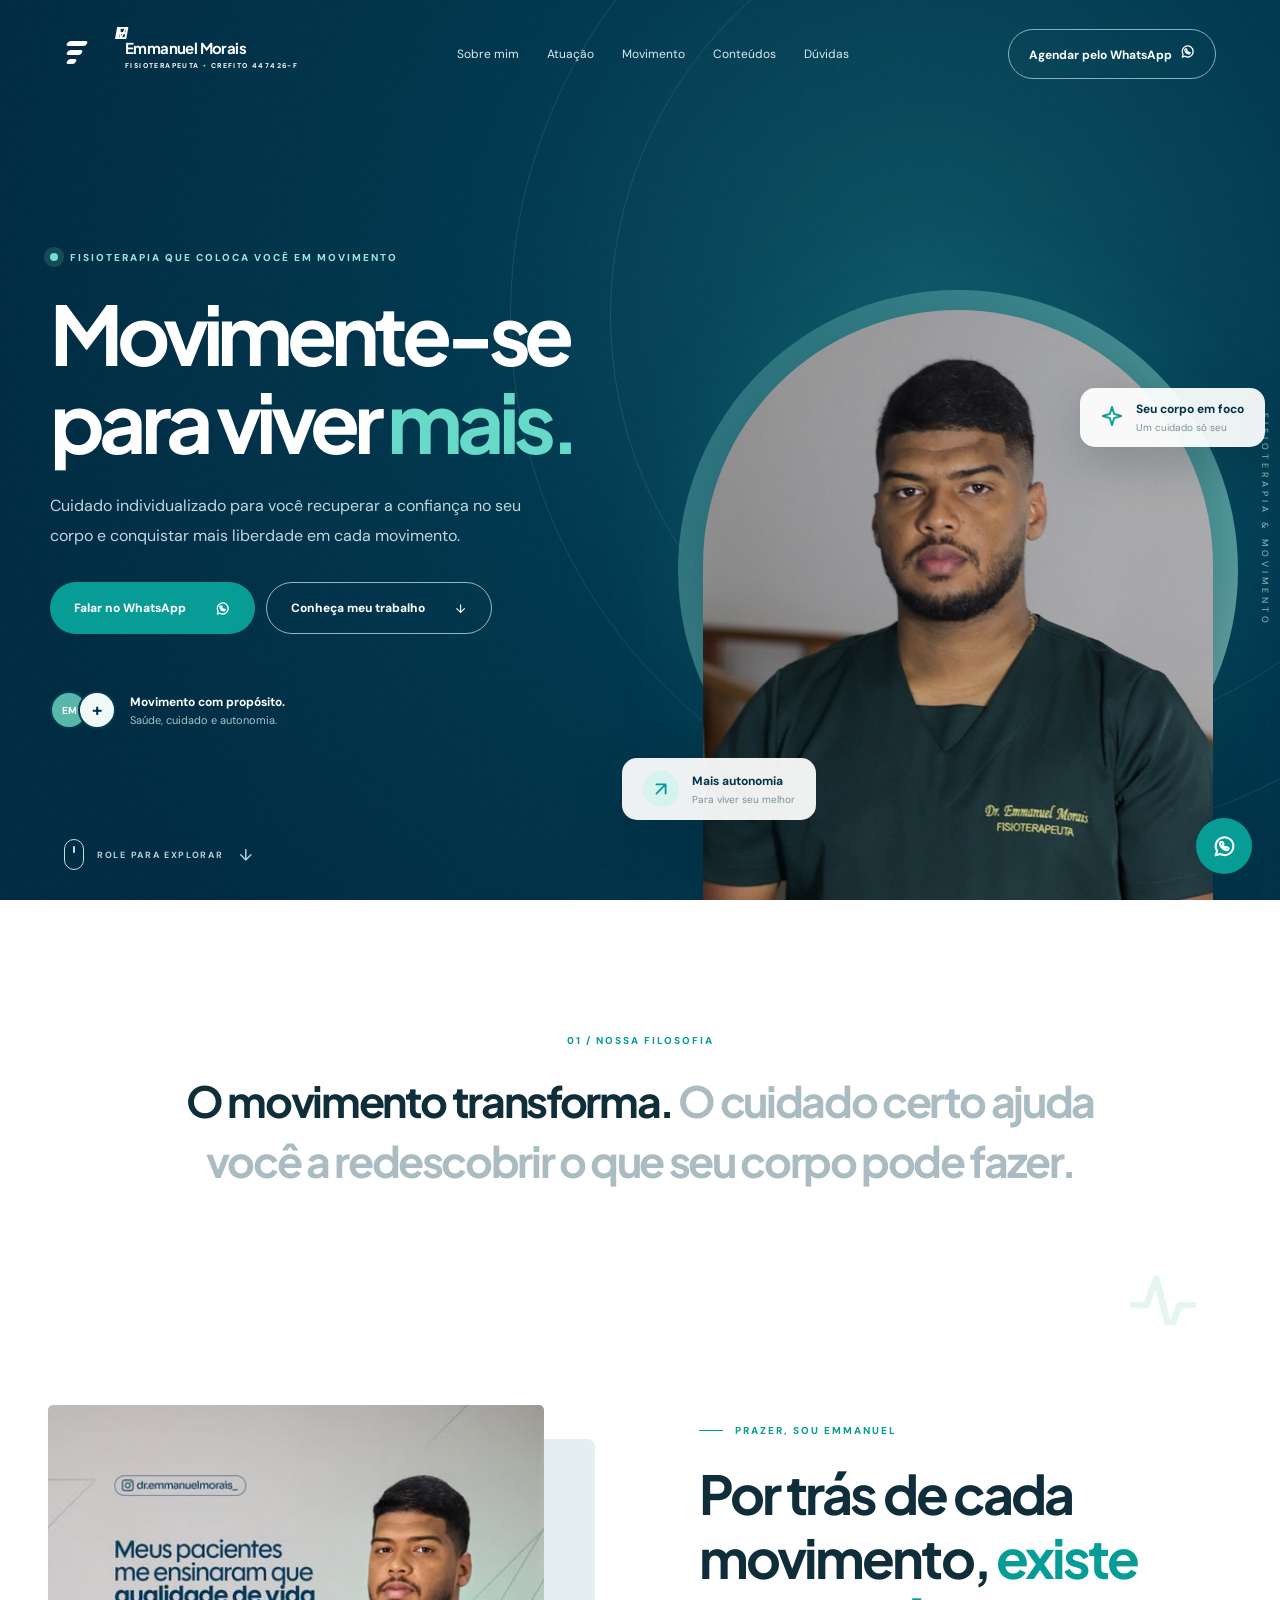
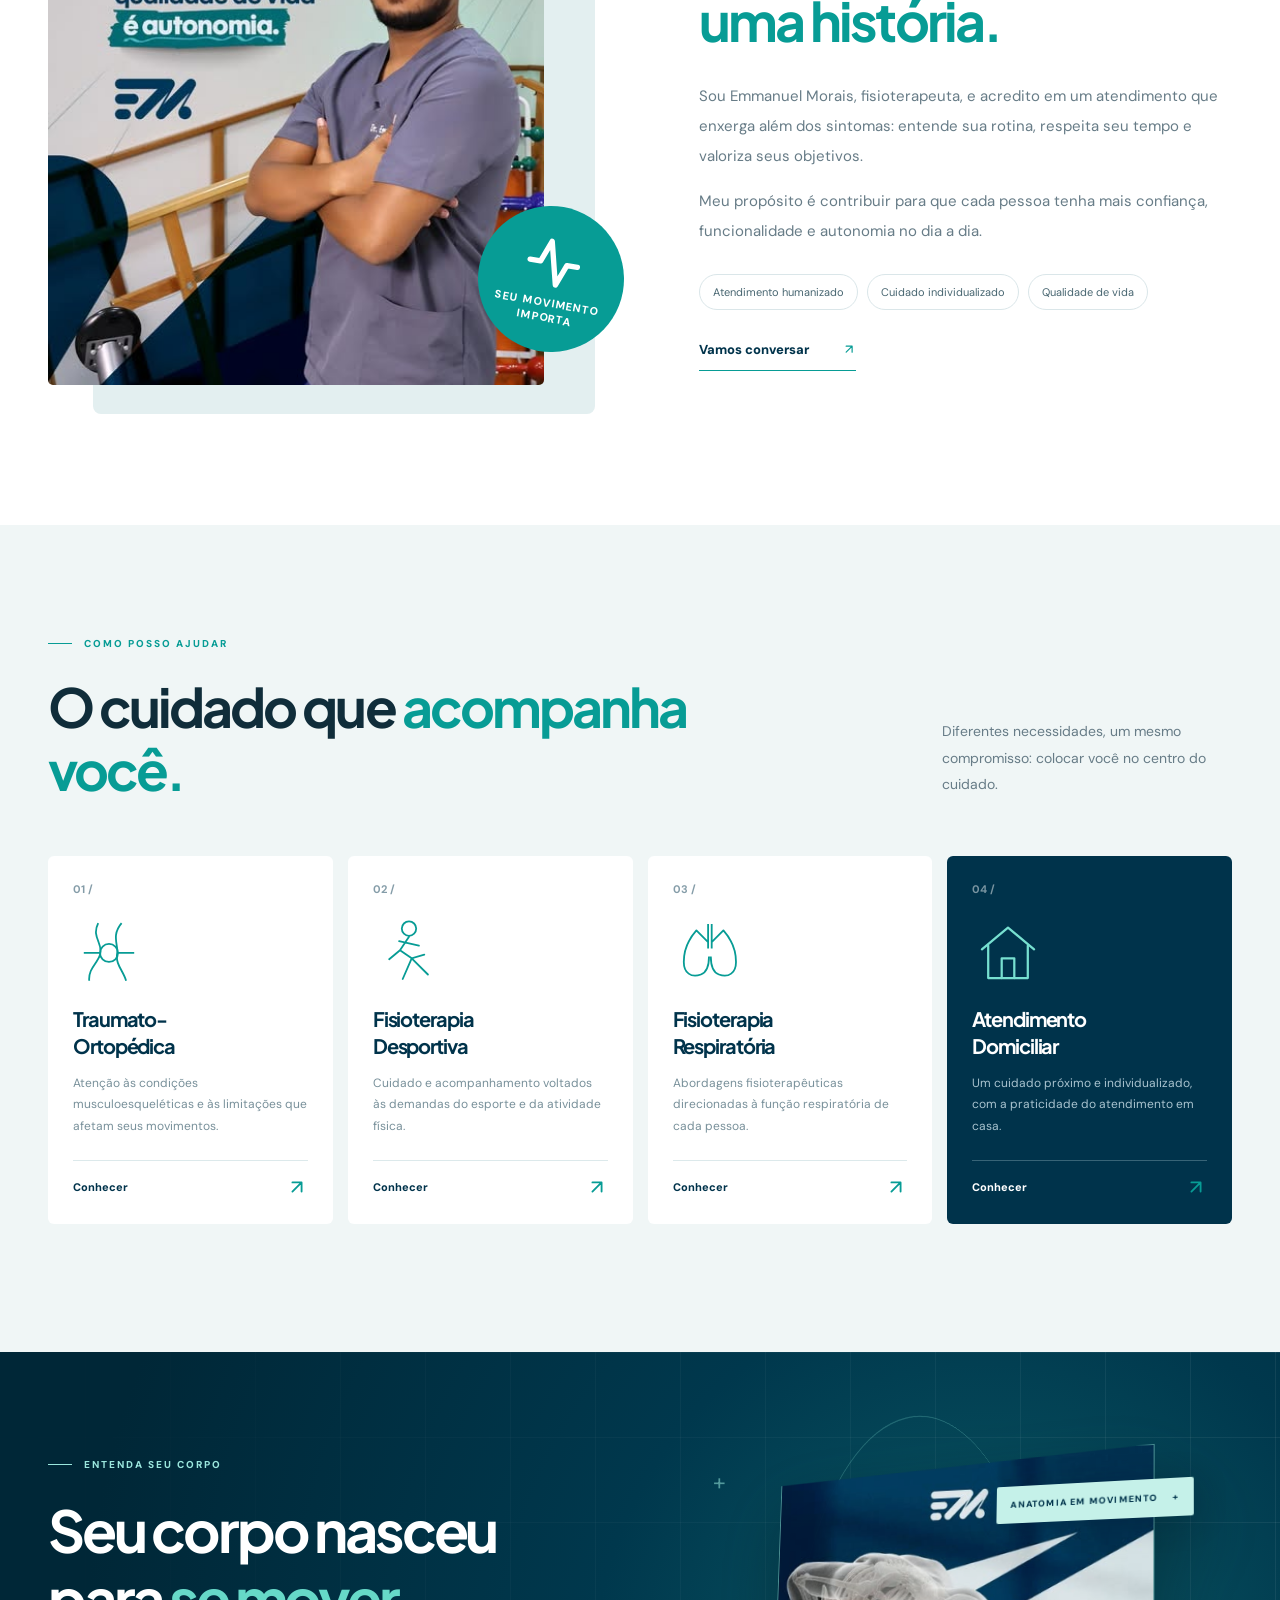
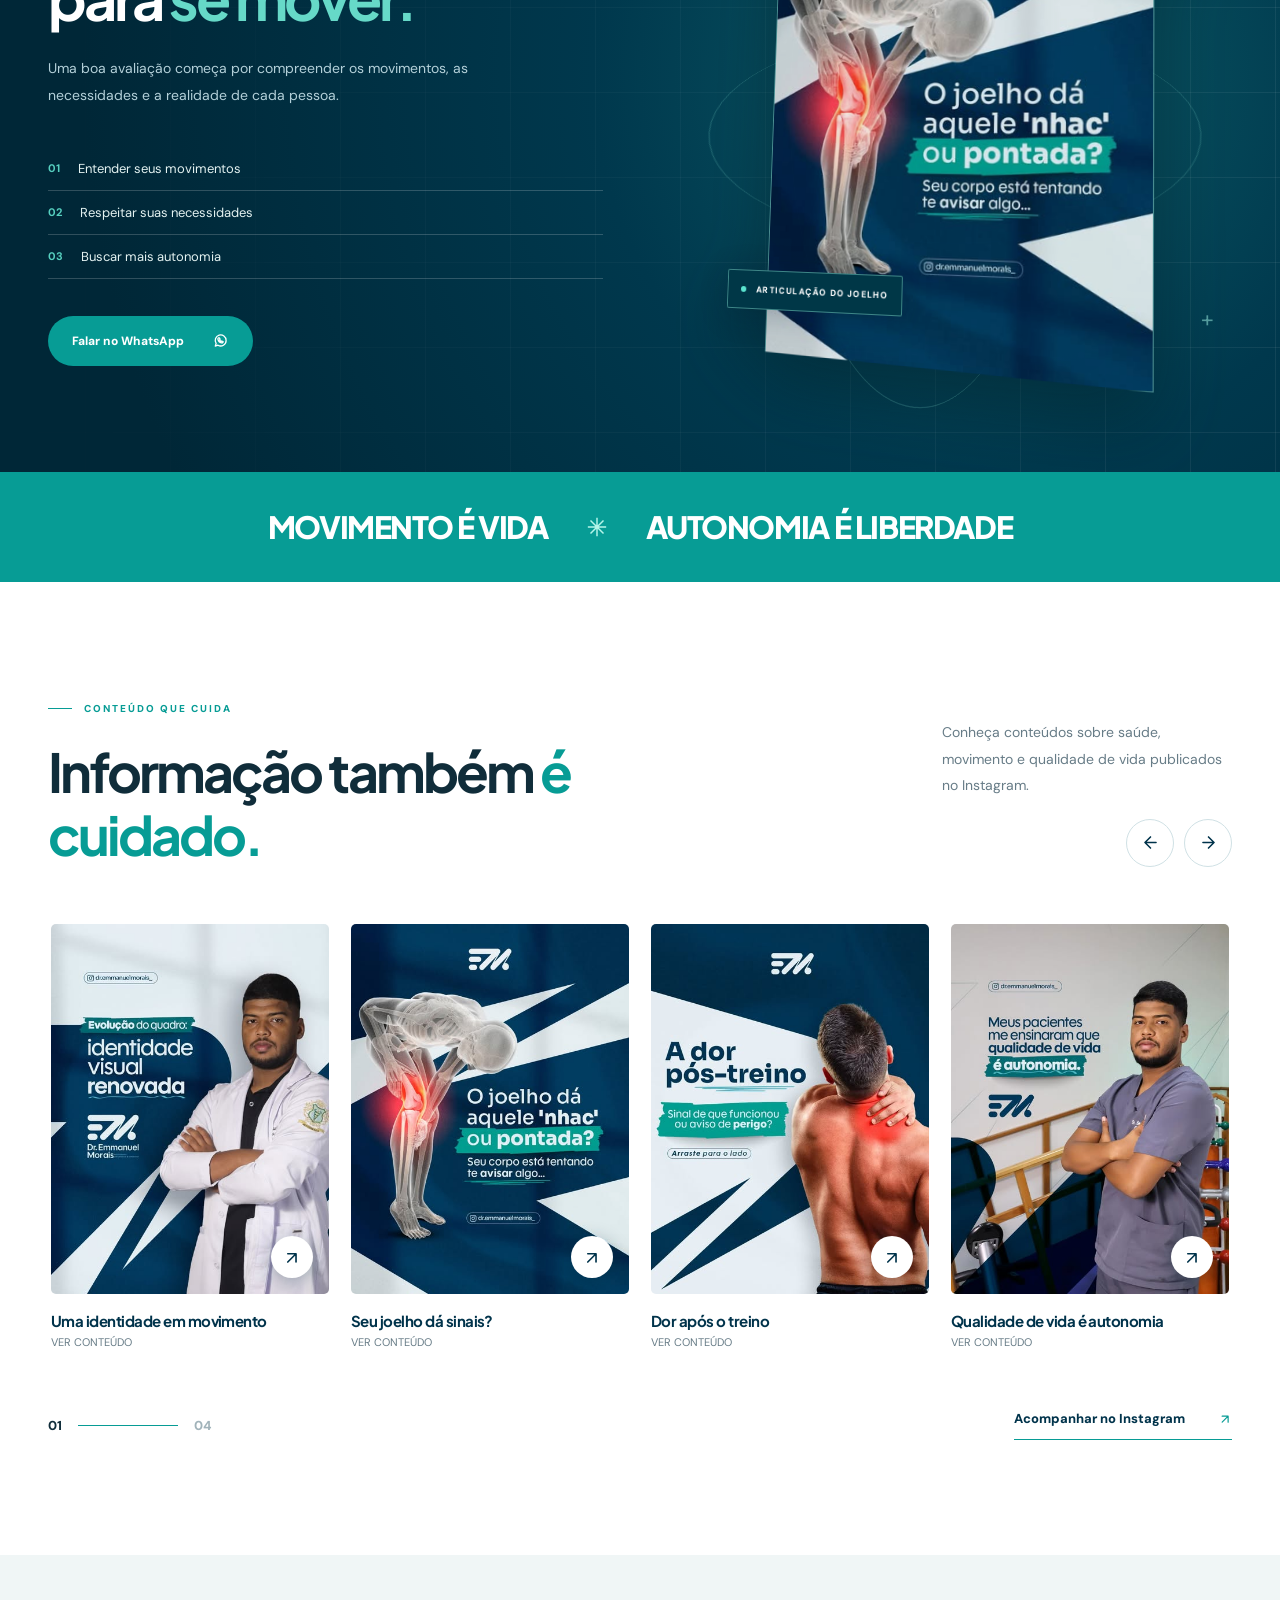
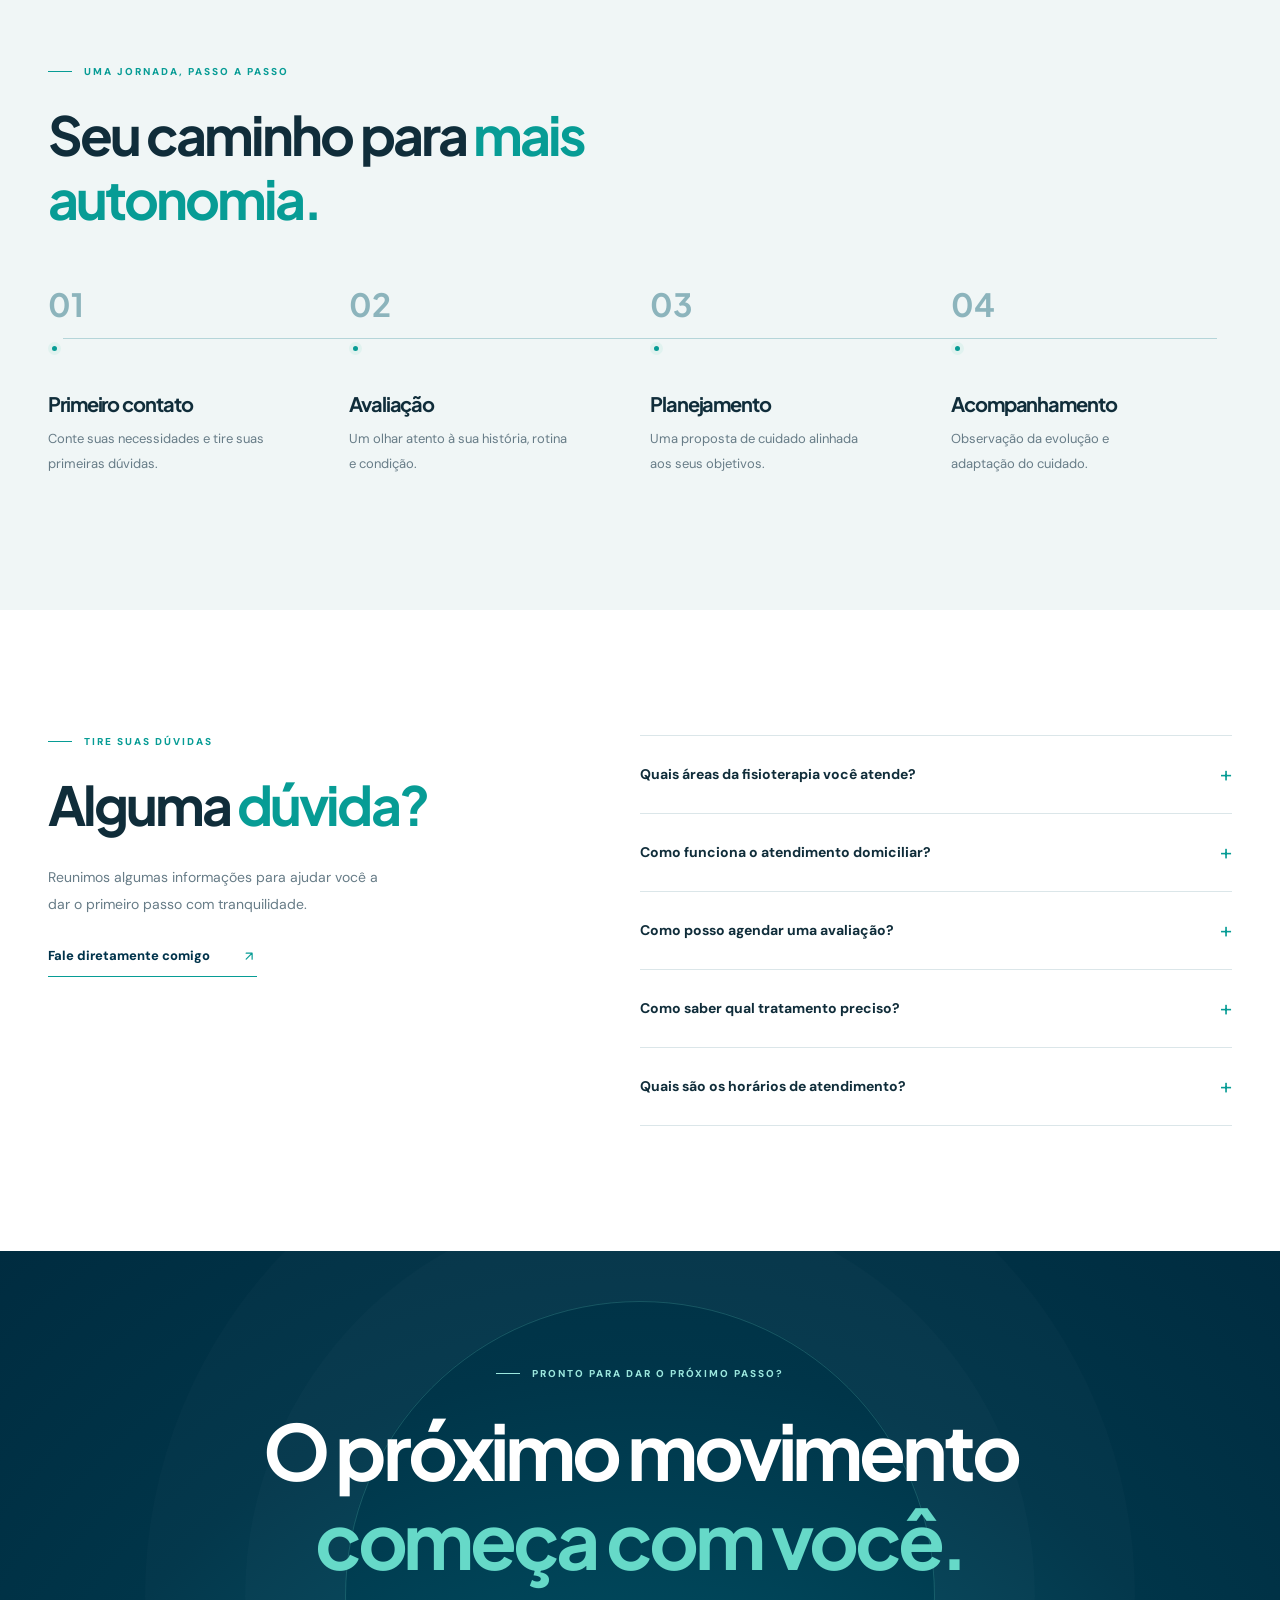
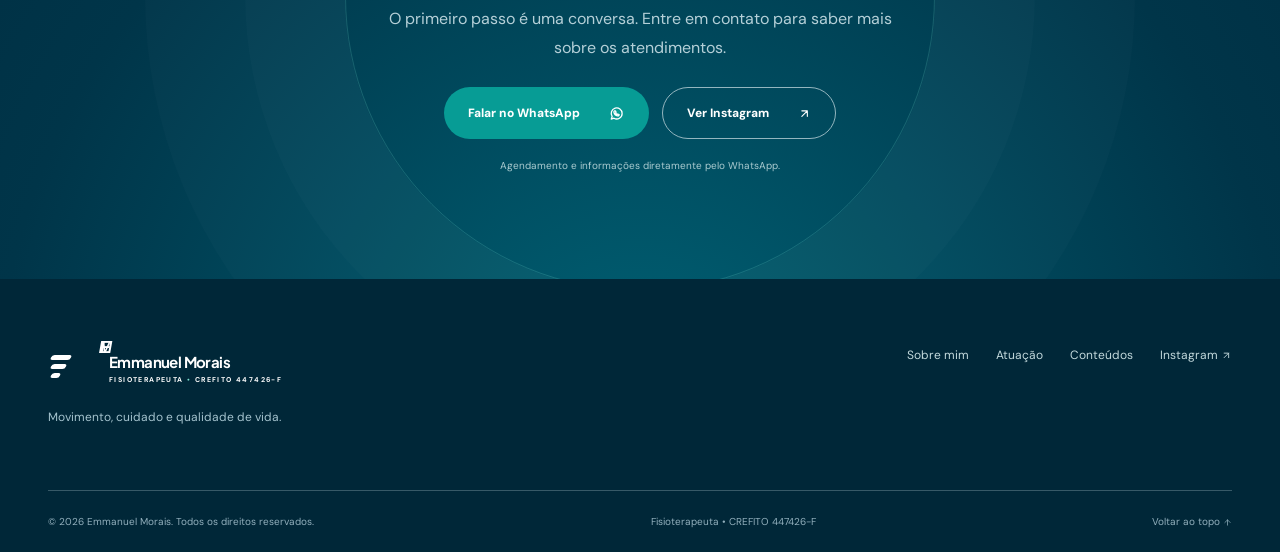
<file: index.html>
<!doctype html>
<html lang="pt-BR">
<head>
  <meta charset="utf-8" />
  <meta name="viewport" content="width=device-width, initial-scale=1" />
  <meta name="theme-color" content="#00334b" />
  <meta name="description" content="Dr. Emmanuel Morais — Fisioterapeuta, CREFITO 447426-F. Fisioterapia traumato-ortopédica, desportiva, respiratória e atendimento domiciliar." />
  <title>Dr. Emmanuel Morais — Fisioterapia & Movimento</title>
  <link rel="preconnect" href="https://fonts.googleapis.com" />
  <link rel="preconnect" href="https://fonts.gstatic.com" crossorigin />
  <link href="https://fonts.googleapis.com/css2?family=DM+Sans:wght@400;500;600;700&family=Plus+Jakarta+Sans:wght@400;500;600;700;800&display=swap" rel="stylesheet" />
  <link rel="stylesheet" href="styles.css" />
  <script defer src="script.js"></script>
</head>
<body>
  <div class="progress" id="progress"></div>
  <header class="header" id="topo">
    <a class="brand" href="#inicio" aria-label="Dr. Emmanuel Morais — início"><span class="brandmark" aria-hidden="true"><i></i><i></i><i></i><b class="brand-letters">EM</b></span><span class="brand-text"><strong>Emmanuel Morais</strong><small>FISIOTERAPEUTA <span class="dot">•</span> CREFITO 447426-F</small></span></a>
    <nav class="nav" id="nav" aria-label="Navegação principal"><a href="#sobre">Sobre mim</a><a href="#especialidades">Atuação</a><a href="#movimento">Movimento</a><a href="#conteudos">Conteúdos</a><a href="#duvidas">Dúvidas</a></nav>
    <a class="header-cta" data-whatsapp-link href="https://wa.me/5584921873474?text=Ol%C3%A1%2C%20Dr.%20Emmanuel%21%20Vim%20pelo%20seu%20site%20e%20gostaria%20de%20saber%20mais%20sobre%20os%20atendimentos%20e%20agendar%20uma%20avalia%C3%A7%C3%A3o." target="_blank" rel="noopener noreferrer">Agendar pelo WhatsApp <span class="icon-slot"><svg class="ui-icon icon-whatsapp" viewBox="0 0 24 24" fill="none" stroke="currentColor" stroke-width="1.8" stroke-linecap="round" stroke-linejoin="round" aria-hidden="true"><path d="M20.5 11.6a8.5 8.5 0 0 1-12.7 7.5L3.5 20.5l1.4-4.2A8.5 8.5 0 1 1 20.5 11.6Z"/><path d="M8.3 7.7c-.5.5-.8 1.3-.6 2.1.5 2.3 3.3 5.1 5.6 5.6.8.2 1.6-.1 2.1-.6l.6-1.2-2.2-1.1-.9.9c-1.2-.5-2.2-1.5-2.7-2.7l.9-.9-1.1-2.2-1.7.1Z"/></svg></span></a>
    <button class="menu-btn" id="menuBtn" type="button" aria-label="Abrir menu" aria-expanded="false"><span></span><span></span></button>
  </header>
  <main>
    <section class="hero" id="inicio">
      <div class="hero-noise"></div><div class="hero-orbit hero-orbit-one"></div><div class="hero-orbit hero-orbit-two"></div>
      <div class="hero-container"><div class="hero-copy">
        <div class="eyebrow light"><span class="pulse"></span> FISIOTERAPIA QUE COLOCA VOCÊ EM MOVIMENTO</div>
        <h1 class="hero-title"><span class="hero-line">Movimente-se</span><span class="hero-line">para viver <em>mais.</em></span></h1>
        <p class="hero-description">Cuidado individualizado para você recuperar a confiança no seu corpo e conquistar mais liberdade em cada movimento.</p>
        <div class="hero-actions"><a class="btn btn-teal" data-whatsapp-link href="https://wa.me/5584921873474?text=Ol%C3%A1%2C%20Dr.%20Emmanuel%21%20Vim%20pelo%20seu%20site%20e%20gostaria%20de%20saber%20mais%20sobre%20os%20atendimentos%20e%20agendar%20uma%20avalia%C3%A7%C3%A3o." target="_blank" rel="noopener noreferrer">Falar no WhatsApp <span class="icon-slot"><svg class="ui-icon icon-whatsapp" viewBox="0 0 24 24" fill="none" stroke="currentColor" stroke-width="1.8" stroke-linecap="round" stroke-linejoin="round" aria-hidden="true"><path d="M20.5 11.6a8.5 8.5 0 0 1-12.7 7.5L3.5 20.5l1.4-4.2A8.5 8.5 0 1 1 20.5 11.6Z"/><path d="M8.3 7.7c-.5.5-.8 1.3-.6 2.1.5 2.3 3.3 5.1 5.6 5.6.8.2 1.6-.1 2.1-.6l.6-1.2-2.2-1.1-.9.9c-1.2-.5-2.2-1.5-2.7-2.7l.9-.9-1.1-2.2-1.7.1Z"/></svg></span></a><a class="btn btn-outline" href="#sobre">Conheça meu trabalho <span class="icon-slot"><svg class="ui-icon" viewBox="0 0 24 24" fill="none" stroke="currentColor" stroke-width="2" stroke-linecap="round" stroke-linejoin="round" aria-hidden="true"><path d="M12 5v14m-7-7 7 7 7-7"/></svg></span></a></div>
        <div class="hero-footer"><div class="hero-avatars"><span>EM</span><span>+</span></div><div><strong>Movimento com propósito.</strong><small>Saúde, cuidado e autonomia.</small></div></div>
      </div><div class="hero-art"><div class="portrait-halo"></div><div class="hero-image-frame"><img src="emmanuel-retrato.png" alt="Retrato do fisioterapeuta Emmanuel Morais" fetchpriority="high" /></div><div class="hero-floating top"><span class="floating-icon"><svg class="ui-icon" viewBox="0 0 24 24" fill="none" stroke="currentColor" stroke-width="1.8" stroke-linecap="round" stroke-linejoin="round" aria-hidden="true"><path d="m12 2 2.3 7.7L22 12l-7.7 2.3L12 22l-2.3-7.7L2 12l7.7-2.3L12 2Z"/></svg></span><div><strong>Seu corpo em foco</strong><small>Um cuidado só seu</small></div></div><div class="hero-floating bottom"><span class="floating-icon circle"><svg class="ui-icon" viewBox="0 0 24 24" fill="none" stroke="currentColor" stroke-width="2" stroke-linecap="round" stroke-linejoin="round" aria-hidden="true"><path d="M7 17 17 7M7 7h10v10"/></svg></span><div><strong>Mais autonomia</strong><small>Para viver seu melhor</small></div></div><span class="vertical-word">FISIOTERAPIA & MOVIMENTO</span></div></div>
      <a class="scroll-cue" href="#sobre"><span class="mouse"><i></i></span> ROLE PARA EXPLORAR <span class="icon-slot"><svg class="ui-icon" viewBox="0 0 24 24" fill="none" stroke="currentColor" stroke-width="2" stroke-linecap="round" stroke-linejoin="round" aria-hidden="true"><path d="M12 5v14m-7-7 7 7 7-7"/></svg></span></a>
      <div class="hero-bottom-label">EMMANUEL MORAIS <span>—</span> FISIOTERAPIA</div>
    </section>
    <section class="statement reveal" aria-label="Nossa filosofia"><span class="tiny-label">01 / NOSSA FILOSOFIA</span><p>O movimento transforma. <span>O cuidado certo ajuda você a redescobrir o que seu corpo pode fazer.</span></p><div class="statement-star"><svg class="ui-icon" viewBox="0 0 24 24" fill="none" stroke="currentColor" stroke-width="1.9" stroke-linecap="round" stroke-linejoin="round" aria-hidden="true"><path d="M3 12h4l3-8 4 16 3-8h4"/></svg></div></section>
    <section class="about section-wrap" id="sobre"><div class="about-visual reveal"><div class="about-backdrop"></div><img src="post-autonomia.png" alt="Dr. Emmanuel Morais em seu ambiente de atendimento" loading="lazy"/><div class="about-sticker"><span><svg class="ui-icon" viewBox="0 0 24 24" fill="none" stroke="currentColor" stroke-width="1.9" stroke-linecap="round" stroke-linejoin="round" aria-hidden="true"><path d="M3 12h4l3-8 4 16 3-8h4"/></svg></span><small>SEU MOVIMENTO<br/>IMPORTA</small></div></div><div class="about-copy reveal"><div class="eyebrow"><span class="mini-line"></span> PRAZER, SOU EMMANUEL</div><h2>Por trás de cada movimento, <em>existe uma história.</em></h2><p>Sou Emmanuel Morais, fisioterapeuta, e acredito em um atendimento que enxerga além dos sintomas: entende sua rotina, respeita seu tempo e valoriza seus objetivos.</p><p>Meu propósito é contribuir para que cada pessoa tenha mais confiança, funcionalidade e autonomia no dia a dia.</p><div class="about-tags"><span>Atendimento humanizado</span><span>Cuidado individualizado</span><span>Qualidade de vida</span></div><a class="link-arrow" data-whatsapp-link href="https://wa.me/5584921873474?text=Ol%C3%A1%2C%20Dr.%20Emmanuel%21%20Vim%20pelo%20seu%20site%20e%20gostaria%20de%20saber%20mais%20sobre%20os%20atendimentos%20e%20agendar%20uma%20avalia%C3%A7%C3%A3o." target="_blank" rel="noopener noreferrer">Vamos conversar <span class="icon-slot"><svg class="ui-icon" viewBox="0 0 24 24" fill="none" stroke="currentColor" stroke-width="2" stroke-linecap="round" stroke-linejoin="round" aria-hidden="true"><path d="M7 17 17 7M7 7h10v10"/></svg></span></a></div></section>
    <section class="specialties" id="especialidades"><div class="section-wrap"><div class="section-head reveal"><div><div class="eyebrow"><span class="mini-line"></span> COMO POSSO AJUDAR</div><h2>O cuidado que <em>acompanha você.</em></h2></div><p>Diferentes necessidades, um mesmo compromisso: colocar você no centro do cuidado.</p></div><div class="service-grid">
      <article class="service-card reveal"><span class="service-index">01 /</span><div class="service-icon"><svg viewBox="0 0 80 80" fill="none" stroke="currentColor" stroke-width="2"><path d="M28 8C20 24 34 30 30 43c-3 10-13 15-12 29M54 8C42 22 51 33 49 42c-2 12 7 19 10 30"/><circle cx="40" cy="41" r="10"/><path d="M30 41H12m38 0h18"/></svg></div><h3>Traumato-<br/>Ortopédica</h3><p>Atenção às condições musculoesqueléticas e às limitações que afetam seus movimentos.</p><a data-whatsapp-link href="https://wa.me/5584921873474?text=Ol%C3%A1%2C%20Dr.%20Emmanuel%21%20Vim%20pelo%20seu%20site%20e%20gostaria%20de%20saber%20mais%20sobre%20os%20atendimentos%20e%20agendar%20uma%20avalia%C3%A7%C3%A3o." target="_blank" rel="noopener noreferrer" aria-label="Saiba mais sobre fisioterapia traumato-ortopédica">Conhecer <span class="icon-slot"><svg class="ui-icon" viewBox="0 0 24 24" fill="none" stroke="currentColor" stroke-width="2" stroke-linecap="round" stroke-linejoin="round" aria-hidden="true"><path d="M7 17 17 7M7 7h10v10"/></svg></span></a></article>
      <article class="service-card reveal"><span class="service-index">02 /</span><div class="service-icon"><svg viewBox="0 0 80 80" fill="none" stroke="currentColor" stroke-width="2"><circle cx="40" cy="14" r="8"/><path d="m40 23-10 15 13 9 14-4M30 38 18 48m25-1-10 23m10-23 18 18M29 28l22 5" stroke-linecap="round"/></svg></div><h3>Fisioterapia<br/>Desportiva</h3><p>Cuidado e acompanhamento voltados às demandas do esporte e da atividade física.</p><a data-whatsapp-link href="https://wa.me/5584921873474?text=Ol%C3%A1%2C%20Dr.%20Emmanuel%21%20Vim%20pelo%20seu%20site%20e%20gostaria%20de%20saber%20mais%20sobre%20os%20atendimentos%20e%20agendar%20uma%20avalia%C3%A7%C3%A3o." target="_blank" rel="noopener noreferrer" aria-label="Saiba mais sobre fisioterapia desportiva">Conhecer <span class="icon-slot"><svg class="ui-icon" viewBox="0 0 24 24" fill="none" stroke="currentColor" stroke-width="2" stroke-linecap="round" stroke-linejoin="round" aria-hidden="true"><path d="M7 17 17 7M7 7h10v10"/></svg></span></a></article>
      <article class="service-card reveal"><span class="service-index">03 /</span><div class="service-icon"><svg viewBox="0 0 80 80" fill="none" stroke="currentColor" stroke-width="2"><path d="M39 9v27M43 9v27m-4-7L26 16c-8 9-14 22-14 35 0 12 8 18 19 14 8-3 9-13 9-20m3-16 13-13c8 9 14 22 14 35 0 12-8 18-19 14-8-3-9-13-9-20" stroke-linejoin="round"/></svg></div><h3>Fisioterapia<br/>Respiratória</h3><p>Abordagens fisioterapêuticas direcionadas à função respiratória de cada pessoa.</p><a data-whatsapp-link href="https://wa.me/5584921873474?text=Ol%C3%A1%2C%20Dr.%20Emmanuel%21%20Vim%20pelo%20seu%20site%20e%20gostaria%20de%20saber%20mais%20sobre%20os%20atendimentos%20e%20agendar%20uma%20avalia%C3%A7%C3%A3o." target="_blank" rel="noopener noreferrer" aria-label="Saiba mais sobre fisioterapia respiratória">Conhecer <span class="icon-slot"><svg class="ui-icon" viewBox="0 0 24 24" fill="none" stroke="currentColor" stroke-width="2" stroke-linecap="round" stroke-linejoin="round" aria-hidden="true"><path d="M7 17 17 7M7 7h10v10"/></svg></span></a></article>
      <article class="service-card highlight reveal"><span class="service-index">04 /</span><div class="service-icon"><svg viewBox="0 0 80 80" fill="none" stroke="currentColor" stroke-width="2.5" stroke-linecap="round" stroke-linejoin="round" role="img" aria-label="Ícone de casa"><path d="M11 37 40 13l29 24"/><path d="M18 33v36h44V33"/><path d="M33 69V47h14v22"/></svg></div><h3>Atendimento<br/>Domiciliar</h3><p>Um cuidado próximo e individualizado, com a praticidade do atendimento em casa.</p><a data-whatsapp-link href="https://wa.me/5584921873474?text=Ol%C3%A1%2C%20Dr.%20Emmanuel%21%20Vim%20pelo%20seu%20site%20e%20gostaria%20de%20saber%20mais%20sobre%20os%20atendimentos%20e%20agendar%20uma%20avalia%C3%A7%C3%A3o." target="_blank" rel="noopener noreferrer" aria-label="Saiba mais sobre atendimento domiciliar">Conhecer <span class="icon-slot"><svg class="ui-icon" viewBox="0 0 24 24" fill="none" stroke="currentColor" stroke-width="2" stroke-linecap="round" stroke-linejoin="round" aria-hidden="true"><path d="M7 17 17 7M7 7h10v10"/></svg></span></a></article>
    </div></div></section>
    <section class="anatomy" id="movimento"><div class="anatomy-background"></div><div class="section-wrap anatomy-inner"><div class="anatomy-content reveal"><div class="eyebrow light"><span class="mini-line"></span> ENTENDA SEU CORPO</div><h2>Seu corpo nasceu para <em>se mover.</em></h2><p>Uma boa avaliação começa por compreender os movimentos, as necessidades e a realidade de cada pessoa.</p><div class="anatomy-steps"><div><b>01</b><span>Entender seus movimentos</span></div><div><b>02</b><span>Respeitar suas necessidades</span></div><div><b>03</b><span>Buscar mais autonomia</span></div></div><a class="btn btn-teal" data-whatsapp-link href="https://wa.me/5584921873474?text=Ol%C3%A1%2C%20Dr.%20Emmanuel%21%20Vim%20pelo%20seu%20site%20e%20gostaria%20de%20saber%20mais%20sobre%20os%20atendimentos%20e%20agendar%20uma%20avalia%C3%A7%C3%A3o." target="_blank" rel="noopener noreferrer">Falar no WhatsApp <span class="icon-slot"><svg class="ui-icon icon-whatsapp" viewBox="0 0 24 24" fill="none" stroke="currentColor" stroke-width="1.8" stroke-linecap="round" stroke-linejoin="round" aria-hidden="true"><path d="M20.5 11.6a8.5 8.5 0 0 1-12.7 7.5L3.5 20.5l1.4-4.2A8.5 8.5 0 1 1 20.5 11.6Z"/><path d="M8.3 7.7c-.5.5-.8 1.3-.6 2.1.5 2.3 3.3 5.1 5.6 5.6.8.2 1.6-.1 2.1-.6l.6-1.2-2.2-1.1-.9.9c-1.2-.5-2.2-1.5-2.7-2.7l.9-.9-1.1-2.2-1.7.1Z"/></svg></span></a></div><div class="anatomy-stage"><span class="anatomy-ring ring-a"></span><span class="anatomy-ring ring-b"></span><div class="anatomy-model" id="anatomyModel"><div class="anatomy-label above">ANATOMIA EM MOVIMENTO <span>+</span></div><img src="post-joelho.png" alt="Ilustração da articulação do joelho com destaque para a região dolorida" loading="lazy"/><div class="anatomy-label below"><i></i> ARTICULAÇÃO DO JOELHO</div></div><span class="anatomy-cross c1">+</span><span class="anatomy-cross c2">+</span></div></div></section>
    <section class="quote-band" aria-label="Nossa filosofia: movimento é vida e autonomia é liberdade"><div class="quote-track"><span class="quote-phrase">MOVIMENTO É VIDA</span><span class="quote-divider" aria-hidden="true"><svg viewBox="0 0 24 24" fill="none" stroke="currentColor" stroke-width="1.6"><path d="M12 2v20M2 12h20M4.9 4.9l14.2 14.2M19.1 4.9 4.9 19.1"/></svg></span><span class="quote-phrase">AUTONOMIA É LIBERDADE</span></div></section>
    <section class="content-section section-wrap" id="conteudos"><div class="section-head reveal"><div><div class="eyebrow"><span class="mini-line"></span> CONTEÚDO QUE CUIDA</div><h2>Informação também <em>é cuidado.</em></h2></div><div class="content-head-right"><p>Conheça conteúdos sobre saúde, movimento e qualidade de vida publicados no Instagram.</p><div class="carousel-controls"><button class="round-btn" id="prevPost" type="button" aria-label="Publicação anterior"><svg class="ui-icon" viewBox="0 0 24 24" fill="none" stroke="currentColor" stroke-width="2" stroke-linecap="round" stroke-linejoin="round" aria-hidden="true"><path d="m12 19-7-7 7-7m-7 7h14"/></svg></button><button class="round-btn" id="nextPost" type="button" aria-label="Próxima publicação"><svg class="ui-icon" viewBox="0 0 24 24" fill="none" stroke="currentColor" stroke-width="2" stroke-linecap="round" stroke-linejoin="round" aria-hidden="true"><path d="M5 12h14m-7-7 7 7-7 7"/></svg></button></div></div></div><div class="post-carousel" id="postCarousel" tabindex="0" aria-label="Carrossel de publicações"><!-- preenchido via JavaScript --></div><div class="post-footer"><div class="post-counter"><span id="postIndex">01</span> <span class="post-counter-line"></span> <span id="postTotal">04</span></div><a class="link-arrow" href="https://www.instagram.com/dr.emmanuelmorais_/" target="_blank" rel="noopener noreferrer">Acompanhar no Instagram <span class="icon-slot"><svg class="ui-icon" viewBox="0 0 24 24" fill="none" stroke="currentColor" stroke-width="2" stroke-linecap="round" stroke-linejoin="round" aria-hidden="true"><path d="M7 17 17 7M7 7h10v10"/></svg></span></a></div></section>
    <section class="journey"><div class="section-wrap"><div class="section-head reveal"><div><div class="eyebrow"><span class="mini-line"></span> UMA JORNADA, PASSO A PASSO</div><h2>Seu caminho para <em>mais autonomia.</em></h2></div></div><div class="journey-grid"><div class="journey-step reveal"><span>01</span><div class="journey-dot"></div><h3>Primeiro contato</h3><p>Conte suas necessidades e tire suas primeiras dúvidas.</p></div><div class="journey-step reveal"><span>02</span><div class="journey-dot"></div><h3>Avaliação</h3><p>Um olhar atento à sua história, rotina e condição.</p></div><div class="journey-step reveal"><span>03</span><div class="journey-dot"></div><h3>Planejamento</h3><p>Uma proposta de cuidado alinhada aos seus objetivos.</p></div><div class="journey-step reveal"><span>04</span><div class="journey-dot"></div><h3>Acompanhamento</h3><p>Observação da evolução e adaptação do cuidado.</p></div></div></div></section>
    <section class="faq section-wrap" id="duvidas"><div class="faq-intro reveal"><div class="eyebrow"><span class="mini-line"></span> TIRE SUAS DÚVIDAS</div><h2>Alguma <em>dúvida?</em></h2><p>Reunimos algumas informações para ajudar você a dar o primeiro passo com tranquilidade.</p><a class="link-arrow" data-whatsapp-link href="https://wa.me/5584921873474?text=Ol%C3%A1%2C%20Dr.%20Emmanuel%21%20Vim%20pelo%20seu%20site%20e%20gostaria%20de%20saber%20mais%20sobre%20os%20atendimentos%20e%20agendar%20uma%20avalia%C3%A7%C3%A3o." target="_blank" rel="noopener noreferrer">Fale diretamente comigo <span class="icon-slot"><svg class="ui-icon" viewBox="0 0 24 24" fill="none" stroke="currentColor" stroke-width="2" stroke-linecap="round" stroke-linejoin="round" aria-hidden="true"><path d="M7 17 17 7M7 7h10v10"/></svg></span></a></div><div class="faq-items reveal"><details><summary>Quais áreas da fisioterapia você atende?<span>+</span></summary><p>Atuo com fisioterapia traumato-ortopédica, desportiva e respiratória, além de atendimento domiciliar. Cada caso precisa de avaliação individual.</p></details><details><summary>Como funciona o atendimento domiciliar?<span>+</span></summary><p>O atendimento é realizado no ambiente do paciente, de acordo com a disponibilidade e as necessidades avaliadas. Entre em contato para consultar os detalhes.</p></details><details><summary>Como posso agendar uma avaliação?<span>+</span></summary><p>Você pode solicitar informações pelos canais de contato disponibilizados nesta página ou pelo Instagram profissional.</p></details><details><summary>Como saber qual tratamento preciso?<span>+</span></summary><p>A abordagem adequada depende de uma avaliação fisioterapêutica. Não é possível indicar um tratamento específico apenas pelas informações do site.</p></details><details><summary>Quais são os horários de atendimento?<span>+</span></summary><p>Os horários e a disponibilidade devem ser confirmados diretamente com o profissional.</p></details></div></section>
    <section class="contact" id="contato"><div class="contact-orb"></div><div class="section-wrap contact-inner reveal"><div class="eyebrow light"><span class="mini-line"></span> PRONTO PARA DAR O PRÓXIMO PASSO?</div><h2>O próximo movimento <em>começa com você.</em></h2><p>O primeiro passo é uma conversa. Entre em contato para saber mais sobre os atendimentos.</p><div class="contact-buttons"><a class="btn btn-teal" id="whatsappContact" href="https://wa.me/5584921873474?text=Ol%C3%A1%2C%20Dr.%20Emmanuel%21%20Vim%20pelo%20seu%20site%20e%20gostaria%20de%20saber%20mais%20sobre%20os%20atendimentos%20e%20agendar%20uma%20avalia%C3%A7%C3%A3o." target="_blank" rel="noopener noreferrer">Falar no WhatsApp <span class="icon-slot"><svg class="ui-icon icon-whatsapp" viewBox="0 0 24 24" fill="none" stroke="currentColor" stroke-width="1.8" stroke-linecap="round" stroke-linejoin="round" aria-hidden="true"><path d="M20.5 11.6a8.5 8.5 0 0 1-12.7 7.5L3.5 20.5l1.4-4.2A8.5 8.5 0 1 1 20.5 11.6Z"/><path d="M8.3 7.7c-.5.5-.8 1.3-.6 2.1.5 2.3 3.3 5.1 5.6 5.6.8.2 1.6-.1 2.1-.6l.6-1.2-2.2-1.1-.9.9c-1.2-.5-2.2-1.5-2.7-2.7l.9-.9-1.1-2.2-1.7.1Z"/></svg></span></a><a class="btn btn-outline" href="https://www.instagram.com/dr.emmanuelmorais_/" target="_blank" rel="noopener noreferrer">Ver Instagram <span class="icon-slot"><svg class="ui-icon" viewBox="0 0 24 24" fill="none" stroke="currentColor" stroke-width="2" stroke-linecap="round" stroke-linejoin="round" aria-hidden="true"><path d="M7 17 17 7M7 7h10v10"/></svg></span></a></div><p class="contact-note" id="contactNote">Agendamento e informações diretamente pelo WhatsApp.</p></div></section>
  </main>
  <footer class="footer"><div class="section-wrap"><div class="footer-top"><div><a class="brand footer-brand" href="#inicio"><span class="brandmark" aria-hidden="true"><i></i><i></i><i></i><b class="brand-letters">EM</b></span><span class="brand-text"><strong>Emmanuel Morais</strong><small>FISIOTERAPEUTA <span class="dot">•</span> CREFITO 447426-F</small></span></a><p>Movimento, cuidado e qualidade de vida.</p></div><div class="footer-links"><a href="#sobre">Sobre mim</a><a href="#especialidades">Atuação</a><a href="#conteudos">Conteúdos</a><a href="https://www.instagram.com/dr.emmanuelmorais_/" target="_blank" rel="noopener noreferrer">Instagram <svg class="ui-icon" viewBox="0 0 24 24" fill="none" stroke="currentColor" stroke-width="2" stroke-linecap="round" stroke-linejoin="round" aria-hidden="true"><path d="M7 17 17 7M7 7h10v10"/></svg></a></div></div><div class="footer-bottom"><span>© <span id="year"></span> Emmanuel Morais. Todos os direitos reservados.</span><span>Fisioterapeuta • CREFITO 447426-F</span><a href="#inicio">Voltar ao topo <svg class="ui-icon" viewBox="0 0 24 24" fill="none" stroke="currentColor" stroke-width="2" stroke-linecap="round" stroke-linejoin="round" aria-hidden="true"><path d="M12 19V5m-7 7 7-7 7 7"/></svg></a></div></div></footer>
  <a class="float-contact" id="floatContact" href="https://wa.me/5584921873474?text=Ol%C3%A1%2C%20Dr.%20Emmanuel%21%20Vim%20pelo%20seu%20site%20e%20gostaria%20de%20saber%20mais%20sobre%20os%20atendimentos%20e%20agendar%20uma%20avalia%C3%A7%C3%A3o." target="_blank" rel="noopener noreferrer" aria-label="Entrar em contato"><svg class="ui-icon icon-whatsapp" viewBox="0 0 24 24" fill="none" stroke="currentColor" stroke-width="1.8" stroke-linecap="round" stroke-linejoin="round" aria-hidden="true"><path d="M20.5 11.6a8.5 8.5 0 0 1-12.7 7.5L3.5 20.5l1.4-4.2A8.5 8.5 0 1 1 20.5 11.6Z"/><path d="M8.3 7.7c-.5.5-.8 1.3-.6 2.1.5 2.3 3.3 5.1 5.6 5.6.8.2 1.6-.1 2.1-.6l.6-1.2-2.2-1.1-.9.9c-1.2-.5-2.2-1.5-2.7-2.7l.9-.9-1.1-2.2-1.7.1Z"/></svg></a>
  <dialog id="postModal" class="post-modal"><button type="button" class="modal-close" id="closeModal" aria-label="Fechar publicação"><svg class="ui-icon" viewBox="0 0 24 24" fill="none" stroke="currentColor" stroke-width="2" stroke-linecap="round" aria-hidden="true"><path d="M6 6 18 18M18 6 6 18"/></svg></button><div class="modal-grid"><img id="modalImage" alt="Publicação selecionada"/><div class="modal-info"><div class="eyebrow"><span class="mini-line"></span> NO INSTAGRAM</div><h3 id="modalTitle"></h3><p id="modalDesc"></p><a id="modalLink" class="btn btn-dark" href="https://www.instagram.com/dr.emmanuelmorais_/" target="_blank" rel="noopener noreferrer">Ver no Instagram <span class="icon-slot"><svg class="ui-icon" viewBox="0 0 24 24" fill="none" stroke="currentColor" stroke-width="2" stroke-linecap="round" stroke-linejoin="round" aria-hidden="true"><path d="M7 17 17 7M7 7h10v10"/></svg></span></a></div></div></dialog>
</body>
</html>
</file>
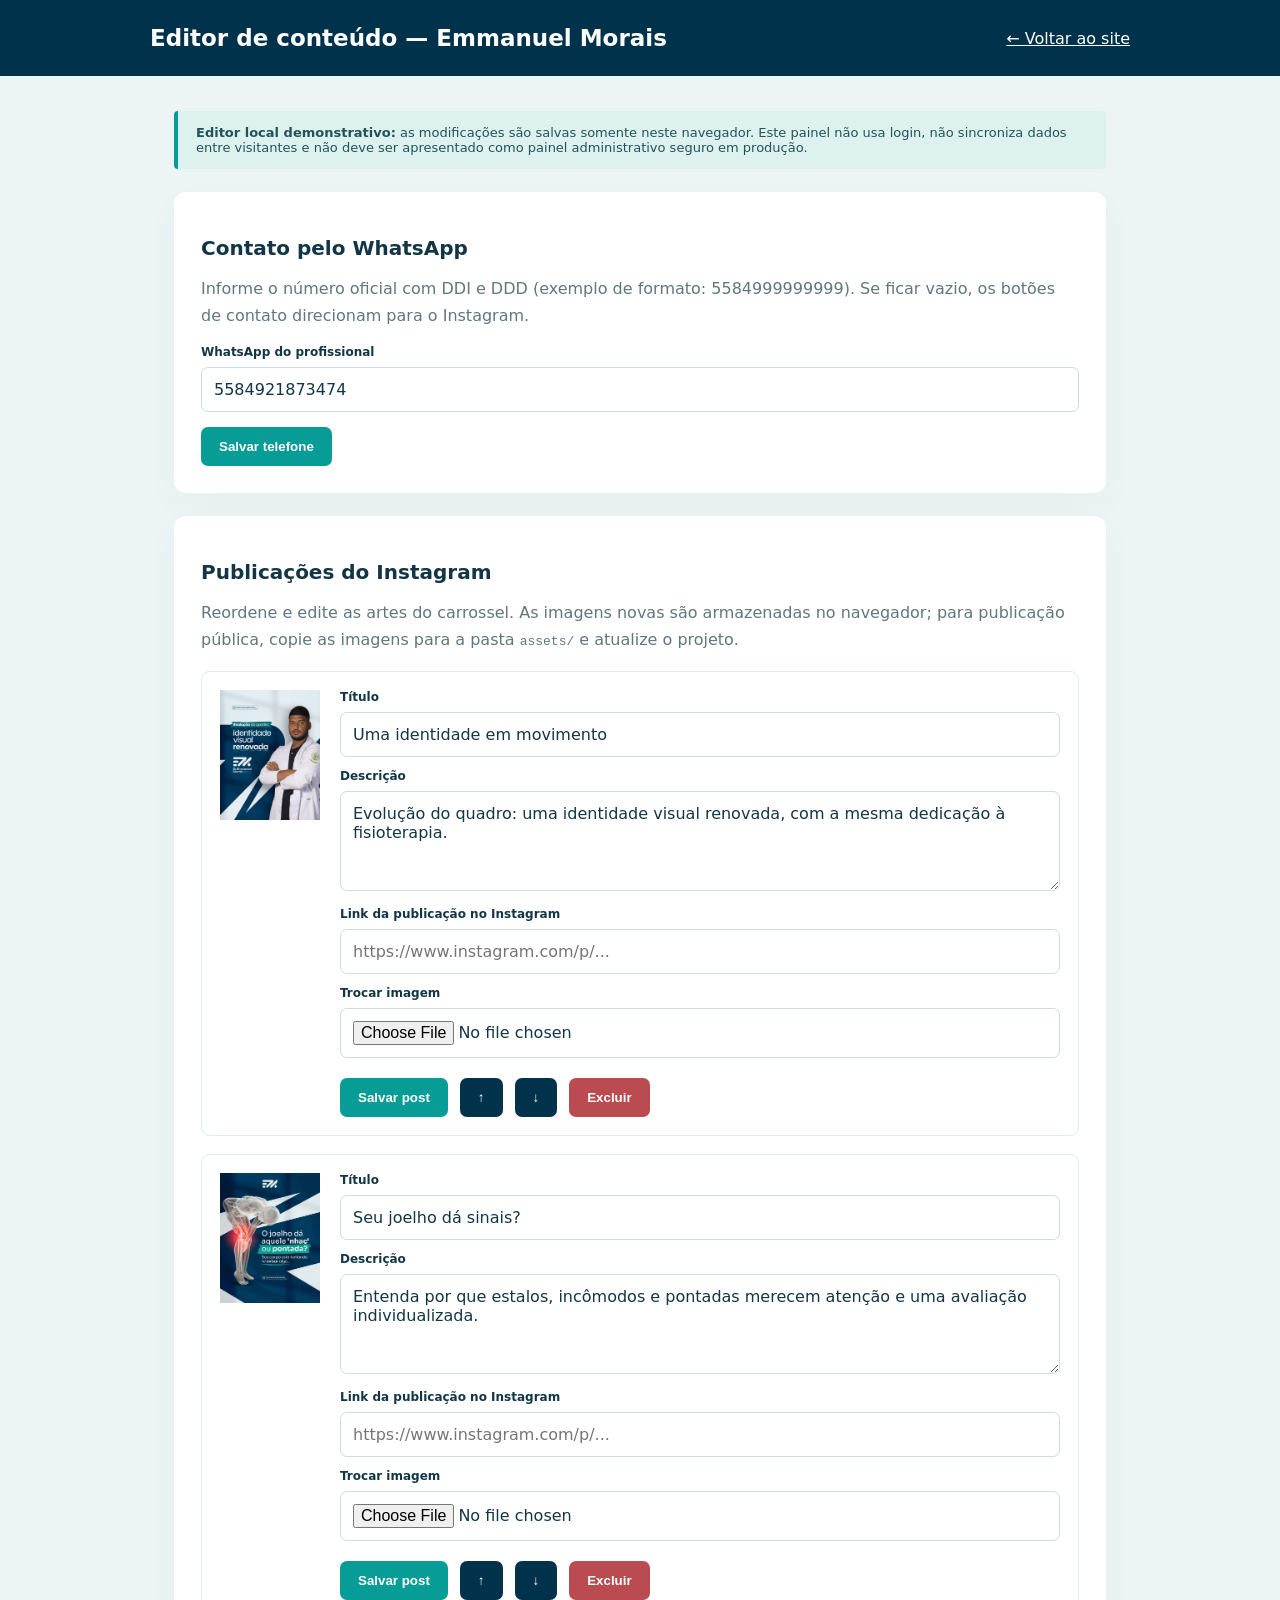
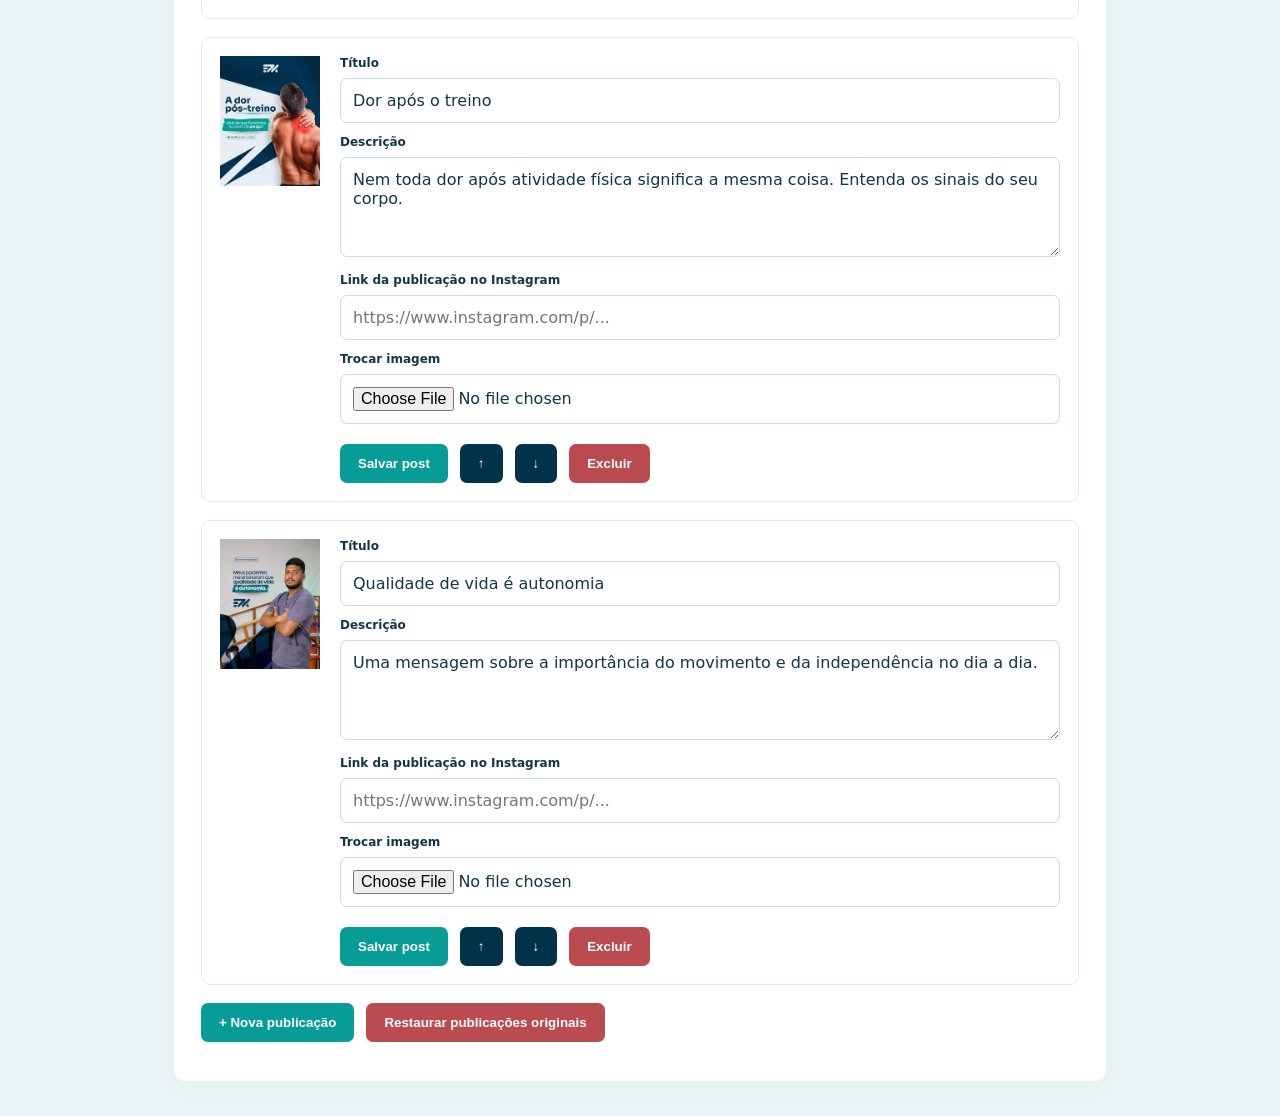
<file: admin.html>
<!doctype html><html lang="pt-BR"><head><meta charset="utf-8"><meta name="viewport" content="width=device-width,initial-scale=1"><title>Editor local — Emmanuel Morais</title><style>:root{font-family:system-ui,sans-serif;color:#123646;background:#edf4f5}*{box-sizing:border-box}body{margin:0}.wrap{max-width:980px;margin:auto;padding:35px 24px}header{background:#00334b;color:white;padding:25px}.header-in{max-width:980px;margin:auto;display:flex;align-items:center;justify-content:space-between;gap:20px}a{color:inherit}h1{margin:0;font-size:23px}h2{font-size:20px}p{line-height:1.65;color:#607780}.notice{border-left:4px solid #079c95;background:#ddf2ee;padding:14px 18px;border-radius:4px;color:#24525a;font-size:13px}.panel{background:white;border-radius:12px;padding:27px;margin-top:23px;box-shadow:0 12px 35px #00344b08}label{display:block;font-size:12px;font-weight:700;margin-bottom:8px}input,textarea{width:100%;border:1px solid #cbdde1;border-radius:7px;padding:12px;font:inherit;background:white;color:#123646}textarea{min-height:100px}button{border:0;background:#00334b;color:white;padding:12px 18px;border-radius:7px;cursor:pointer;font-weight:700}.teal{background:#079c95}.danger{background:#b94b51}.row{display:flex;gap:12px;align-items:center;flex-wrap:wrap}.post{border:1px solid #dfebed;border-radius:9px;padding:18px;display:grid;grid-template-columns:100px 1fr;gap:20px;margin:18px 0}.post img{width:100px;height:130px;object-fit:cover;background:#eee}.fields{display:grid;gap:12px}.post .actions{grid-column:2}.muted{font-size:12px;color:#6e8390}.top-gap{margin-top:15px}@media(max-width:600px){.post{grid-template-columns:1fr}.post .actions{grid-column:1}.post img{width:100%;height:220px;object-fit:contain}.header-in{display:block}.header-in a{display:block;margin-top:12px}}</style></head><body><header><div class="header-in"><h1>Editor de conteúdo — Emmanuel Morais</h1><a href="index.html">← Voltar ao site</a></div></header><div class="wrap"><div class="notice"><strong>Editor local demonstrativo:</strong> as modificações são salvas somente neste navegador. Este painel não usa login, não sincroniza dados entre visitantes e não deve ser apresentado como painel administrativo seguro em produção.</div><section class="panel"><h2>Contato pelo WhatsApp</h2><p>Informe o número oficial com DDI e DDD (exemplo de formato: 5584999999999). Se ficar vazio, os botões de contato direcionam para o Instagram.</p><label for="phone">WhatsApp do profissional</label><input id="phone" inputmode="numeric" placeholder="55 + DDD + número"><div class="row top-gap"><button class="teal" id="savePhone">Salvar telefone</button><span id="phoneStatus" class="muted" role="status"></span></div></section><section class="panel"><h2>Publicações do Instagram</h2><p>Reordene e edite as artes do carrossel. As imagens novas são armazenadas no navegador; para publicação pública, copie as imagens para a pasta <code>assets/</code> e atualize o projeto.</p><div id="postList"></div><div class="row"><button id="addPost" class="teal">+ Nova publicação</button><button id="restorePosts" class="danger">Restaurar publicações originais</button></div><p id="postStatus" class="muted" role="status"></p></section></div><script>const $=s=>document.querySelector(s);const defaults=[{id:'identidade',image:'post-identidade.png',title:'Uma identidade em movimento',description:'Evolução do quadro: uma identidade visual renovada, com a mesma dedicação à fisioterapia.',url:''},{id:'joelho',image:'post-joelho.png',title:'Seu joelho dá sinais?',description:'Entenda por que estalos, incômodos e pontadas merecem atenção e uma avaliação individualizada.',url:''},{id:'treino',image:'post-treino.png',title:'Dor após o treino',description:'Nem toda dor após atividade física significa a mesma coisa. Entenda os sinais do seu corpo.',url:''},{id:'autonomia',image:'post-autonomia.png',title:'Qualidade de vida é autonomia',description:'Uma mensagem sobre a importância do movimento e da independência no dia a dia.',url:''}];let posts;try{posts=JSON.parse(localStorage.getItem('em_posts'))||defaults}catch{posts=defaults}if(!Array.isArray(posts))posts=defaults;$('#phone').value=localStorage.getItem('em_whatsapp')||'5584921873474';$('#savePhone').onclick=()=>{const value=$('#phone').value.replace(/\D/g,'');if(value&& !/^\d{11,15}$/.test(value)){ $('#phoneStatus').textContent='Confira o número, incluindo DDI e DDD.';return}localStorage.setItem('em_whatsapp',value);$('#phoneStatus').textContent='Salvo neste navegador. Recarregue o site para conferir.'};function persist(){try{localStorage.setItem('em_posts',JSON.stringify(posts));$('#postStatus').textContent='Salvo neste navegador.'}catch{$('#postStatus').textContent='Espaço do navegador insuficiente para esta imagem.'}}function field(name,value,placeholder,tag='input'){const holder=document.createElement('div'),label=document.createElement('label'),el=document.createElement(tag);label.textContent=name;el.placeholder=placeholder||'';el.value=value||'';holder.append(label,el);return {holder,el}}function render(){const list=$('#postList');list.textContent='';posts.forEach((post,i)=>{const article=document.createElement('article');article.className='post';const img=document.createElement('img');img.src=post.image||'';img.alt=post.title||'Nova publicação';const fields=document.createElement('div');fields.className='fields';const title=field('Título',post.title,'Título da publicação');const desc=field('Descrição',post.description,'Descrição da publicação','textarea');const url=field('Link da publicação no Instagram',post.url,'https://www.instagram.com/p/...');const file=field('Trocar imagem','','','input');file.el.type='file';file.el.accept='image/png,image/jpeg,image/webp';file.el.addEventListener('change',()=>{const f=file.el.files[0];if(!f)return;if(f.size>1600000){alert('Escolha uma imagem de até 1,6 MB para este editor local.');return}const reader=new FileReader();reader.onload=()=>{post.image=reader.result;img.src=post.image;persist()};reader.readAsDataURL(f)});[title,desc,url,file].forEach(f=>fields.append(f.holder));const actions=document.createElement('div');actions.className='row actions';const save=document.createElement('button');save.className='teal';save.textContent='Salvar post';save.onclick=()=>{post.title=title.el.value.trim();post.description=desc.el.value.trim();post.url=url.el.value.trim();persist()};const up=document.createElement('button');up.textContent='↑';up.title='Mover para cima';up.disabled=i===0;up.onclick=()=>{[posts[i-1],posts[i]]=[posts[i],posts[i-1]];persist();render()};const down=document.createElement('button');down.textContent='↓';down.title='Mover para baixo';down.disabled=i===posts.length-1;down.onclick=()=>{[posts[i+1],posts[i]]=[posts[i],posts[i+1]];persist();render()};const remove=document.createElement('button');remove.className='danger';remove.textContent='Excluir';remove.onclick=()=>{if(confirm('Excluir esta publicação?')){posts.splice(i,1);persist();render()}};actions.append(save,up,down,remove);article.append(img,fields,actions);list.append(article)})}$('#addPost').onclick=()=>{posts.push({id:Date.now().toString(),image:'',title:'Nova publicação',description:'',url:''});persist();render()};$('#restorePosts').onclick=()=>{if(confirm('Restaurar as quatro artes originais?')){posts=structuredClone(defaults);persist();render()}};render();</script></body></html>
</file>
<file: styles.css>
:root{--navy:#00334b;--deep:#002839;--teal:#079c95;--lime:#7ce0cf;--ice:#eaf2f5;--white:#fff;--ink:#102d3a;--muted:#677c87;--line:#d9e5e9}*{box-sizing:border-box}html{scroll-behavior:smooth}body{margin:0;background:#fff;color:var(--ink);font-family:'DM Sans',sans-serif;-webkit-font-smoothing:antialiased}body.modal-open{overflow:hidden}a{color:inherit;text-decoration:none}button{font:inherit;cursor:pointer}img{max-width:100%;display:block}h1,h2,h3,p{margin-top:0}h1,h2,h3{font-family:'Plus Jakarta Sans',sans-serif;letter-spacing:-.055em}::selection{background:var(--teal);color:white}.section-wrap{width:min(1200px,calc(100% - 96px));margin:auto}.progress{position:fixed;top:0;left:0;height:3px;width:0;background:var(--lime);z-index:1000}.header{position:absolute;top:0;left:0;right:0;z-index:40;height:108px;display:flex;align-items:center;padding:0 max(5%,calc((100% - 1300px)/2));gap:40px;color:white}.brand{display:flex;align-items:center;gap:12px;flex-shrink:0}.brandmark{position:relative;width:49px;height:42px;color:#fff;display:grid;place-items:center}.brandmark i{position:absolute;height:5px;width:20px;background:currentColor;border-radius:8px;transform:skewX(-25deg);left:3px}.brandmark i:nth-child(1){top:8px}.brandmark i:nth-child(2){top:17px;width:15px}.brandmark i:nth-child(3){top:26px;width:9px}.brandmark b{font-size:42px;position:absolute;right:-3px;top:-8px;font-weight:700;letter-spacing:-12px}.brand-text strong{font-family:'Plus Jakarta Sans',sans-serif;font-size:15px;display:block;letter-spacing:-.6px}.brand-text small{display:block;font-size:7px;font-weight:700;letter-spacing:1.4px;margin-top:4px;white-space:nowrap}.dot{color:var(--lime)}.nav{display:flex;align-items:center;gap:28px;margin:auto}.nav a{font-size:12px;color:#d9ebf0;transition:color .2s}.nav a:hover{color:var(--lime)}.header-cta{font-size:12px;white-space:nowrap;border:1px solid #86b0bd;border-radius:100px;padding:14px 20px;font-weight:700}.header-cta span{margin-left:12px}.header-cta:hover{background:white;color:var(--navy)}.menu-btn{display:none}.hero{height:max(750px,100svh);min-height:730px;background:radial-gradient(circle at 72% 32%,#0d5364 0,#00384f 40%,#002b42 86%);position:relative;overflow:hidden;color:white}.hero-noise{position:absolute;inset:0;opacity:.13;background-image:url('data:image/svg+xml,%3Csvg viewBox="0 0 180 180" xmlns="http://www.w3.org/2000/svg"%3E%3Cfilter id="n"%3E%3CfeTurbulence type="fractalNoise" baseFrequency=".6" numOctaves="2" stitchTiles="stitch"/%3E%3C/filter%3E%3Crect width="100%25" height="100%25" filter="url(%23n)" opacity=".13"/%3E%3C/svg%3E')}.hero-orbit{position:absolute;border:1px solid rgba(170,224,222,.12);border-radius:50%;pointer-events:none}.hero-orbit-one{width:850px;height:850px;right:-180px;top:-110px}.hero-orbit-two{width:1050px;height:1050px;right:-280px;top:-210px}.hero-container{width:min(1290px,calc(100% - 100px));margin:auto;display:grid;grid-template-columns:1.15fr 1fr;align-items:center;height:100%;position:relative;z-index:2;gap:10px}.hero-copy{position:relative;z-index:4;padding-top:80px}.eyebrow{display:flex;align-items:center;gap:12px;font-size:10px;font-weight:800;letter-spacing:2px;color:var(--teal);margin-bottom:25px}.eyebrow.light{color:#9be7de}.pulse{width:8px;height:8px;border-radius:50%;background:#72e2c8;box-shadow:0 0 0 6px #72e2c82a}.mini-line{width:24px;height:1px;background:currentColor}.hero h1{font-size:clamp(64px,6.4vw,104px);line-height:1.08;letter-spacing:-.075em;font-weight:700;margin:0 0 25px;white-space:nowrap}.hero-line{display:block;animation:rise .95s both;animation-delay:.1s}.hero-line:nth-child(2){animation-delay:.23s}.hero em,.about em,.section-head em,.anatomy em,.faq em,.contact em{font-style:normal;color:#66d9c8}.hero-description{max-width:515px;font-size:16px;line-height:1.9;color:#c1d5df;margin-bottom:31px;animation:rise .85s both .35s}.hero-actions{display:flex;gap:11px;flex-wrap:wrap;animation:rise .85s both .45s}.btn{border-radius:100px;display:inline-flex;align-items:center;justify-content:center;gap:25px;padding:17px 24px;font-size:12px;font-weight:800;transition:transform .25s,background .25s,border .25s;white-space:nowrap}.btn:hover{transform:translateY(-3px)}.btn-teal{background:var(--teal);color:white}.btn-teal:hover{background:#0bb7aa}.btn-outline{border:1px solid #94b6bf;color:#fff}.btn-outline:hover{background:#ffffff1c}.hero-footer{display:flex;align-items:center;gap:14px;margin-top:57px;color:white}.hero-footer strong,.hero-footer small{display:block;font-size:12px}.hero-footer small{font-size:11px;color:#a3c4ce;margin-top:3px}.hero-avatars{display:flex}.hero-avatars span{height:38px;width:38px;border:2px solid #003d51;border-radius:50%;background:#58b7aa;display:grid;place-items:center;font-size:10px;font-weight:700}.hero-avatars span+span{background:#f0f9f7;color:var(--navy);margin-left:-10px;font-size:18px}.hero-art{height:690px;position:relative;align-self:end;display:flex;justify-content:center;align-items:flex-end}.portrait-halo{position:absolute;width:560px;height:560px;bottom:50px;left:50%;transform:translateX(-50%);border-radius:50%;background:linear-gradient(135deg,#327e88,#7ac8bf 72%,#c1e7da);opacity:.7;box-shadow:0 0 100px #299da943}.hero-image-frame{position:relative;z-index:2;width:min(510px,100%);height:590px;margin-bottom:0;border-radius:270px 270px 0 0;overflow:hidden;filter:drop-shadow(0 20px 35px #002b3a55)}.hero-image-frame img{height:100%;width:100%;object-fit:cover;object-position:50% 15%;mix-blend-mode:normal}.hero-floating{position:absolute;z-index:3;display:flex;align-items:center;gap:13px;padding:13px 21px;border-radius:15px;background:#ffffffed;box-shadow:0 14px 50px #00212d3b;color:var(--navy);animation:float 5s ease-in-out infinite}.hero-floating.top{top:178px;right:-35px}.hero-floating.bottom{bottom:80px;left:-64px;animation-delay:-2s}.floating-icon{font-size:20px;color:var(--teal)}.floating-icon.circle{width:36px;height:36px;border-radius:50%;background:#d7f3ef;display:grid;place-items:center}.hero-floating strong,.hero-floating small{display:block}.hero-floating strong{font-size:12px}.hero-floating small{font-size:10px;color:#7b9199;margin-top:4px}.vertical-word{position:absolute;right:-35px;top:44%;transform:rotate(90deg) translateX(50%);transform-origin:right;letter-spacing:4px;color:#8fc7c6;font-size:9px}.scroll-cue{position:absolute;bottom:30px;left:5%;z-index:5;display:flex;align-items:center;gap:13px;font-size:9px;letter-spacing:1.7px;font-weight:700;color:#b7d1d8}.scroll-cue>span:last-child{font-size:16px}.mouse{border:1px solid #b6e6e0;border-radius:13px;width:20px;height:31px;display:flex;justify-content:center;padding-top:6px}.mouse i{display:block;background:#b6e6e0;height:7px;width:2px;border-radius:3px;animation:mouse 1.5s infinite}.hero-bottom-label{position:absolute;right:5%;bottom:33px;font-size:9px;letter-spacing:2px;color:#80abb8}.hero-bottom-label span{color:var(--lime)}.statement{min-height:425px;display:flex;flex-direction:column;align-items:center;justify-content:center;text-align:center;padding:90px 25px;position:relative;overflow:hidden}.tiny-label{font-size:10px;letter-spacing:2px;font-weight:800;color:var(--teal)}.statement p{max-width:970px;font-family:'Plus Jakarta Sans',sans-serif;font-size:clamp(28px,3.35vw,51px);line-height:1.4;letter-spacing:-.055em;font-weight:700;margin:24px 0 0}.statement p span{color:#aabcc1}.statement-star{font-size:80px;position:absolute;right:6%;bottom:-34px;color:#e4f5f2}.about{padding:80px 0 135px;display:grid;grid-template-columns:1fr 1fr;align-items:center;gap:10%}.about-visual{position:relative;min-height:585px}.about-backdrop{position:absolute;inset:34px -14px -24px 45px;background:#e3eff0;border-radius:8px}.about-visual img{position:relative;width:93%;height:580px;object-fit:cover;object-position:center 38%;border-radius:5px}.about-sticker{position:absolute;right:-43px;bottom:38px;width:146px;height:146px;background:var(--teal);color:white;border-radius:50%;display:flex;align-items:center;justify-content:center;flex-direction:column;transform:rotate(10deg)}.about-sticker span{font-size:40px;line-height:1}.about-sticker small{font-size:11px;font-weight:800;text-align:center;line-height:1.4;letter-spacing:1px}.about-copy h2,.section-head h2,.faq h2{font-size:clamp(38px,4.2vw,65px);line-height:1.18;font-weight:700;margin-bottom:28px}.about-copy h2 em,.section-head h2 em,.faq h2 em{color:var(--teal)}.about-copy p{font-size:15px;line-height:2;color:var(--muted)}.about-tags{display:flex;flex-wrap:wrap;gap:9px;margin:28px 0}.about-tags span{font-size:11px;padding:10px 13px;border:1px solid #dae6e9;border-radius:100px;color:#486671}.link-arrow{display:inline-flex;align-items:center;gap:28px;font-size:13px;font-weight:800;color:var(--navy);border-bottom:1px solid var(--teal);padding-bottom:12px;transition:gap .25s}.link-arrow:hover{gap:42px}.link-arrow span{color:var(--teal)}.specialties{background:#f0f6f6;padding:112px 0 128px}.section-head{display:flex;align-items:end;justify-content:space-between;gap:70px;margin-bottom:54px}.section-head h2{margin-bottom:0;max-width:660px}.section-head>p,.content-head-right>p{font-size:14px;line-height:1.9;max-width:290px;color:var(--muted);margin-bottom:4px}.service-grid{display:grid;grid-template-columns:repeat(4,1fr);gap:15px}.service-card{background:white;border-radius:6px;min-height:368px;padding:26px 25px;display:flex;flex-direction:column;transition:transform .35s,box-shadow .35s,background .35s;color:var(--navy)}.service-card:hover{transform:translateY(-10px);box-shadow:0 20px 40px #002e4014}.service-card.highlight{background:var(--navy);color:white}.service-index{font-size:11px;opacity:.48;font-weight:700}.service-icon{width:72px;height:72px;margin:20px 0 17px;color:var(--teal)}.service-icon svg{width:100%;height:100%}.highlight .service-icon{color:#77e0d0}.service-card h3{font-size:20px;line-height:1.35;margin:0 0 14px}.service-card p{font-size:12px;line-height:1.8;color:#78909a;margin:0 0 20px}.highlight p{color:#a8c3cf}.service-card>a{display:flex;justify-content:space-between;align-items:center;padding-top:15px;border-top:1px solid #dce9eb;font-size:11px;font-weight:800;margin-top:auto}.highlight>a{border-top-color:#386477}.service-card>a span{font-size:20px;color:var(--teal)}.anatomy{background:radial-gradient(circle at 77% 45%,#0a5a66 0,#00384d 37%,#002737 85%);position:relative;color:white;overflow:hidden}.anatomy-background{position:absolute;inset:0;background-image:linear-gradient(#fff1 1px,transparent 1px),linear-gradient(90deg,#fff1 1px,transparent 1px);background-size:85px 85px;mask-image:linear-gradient(90deg,transparent,#000)}.anatomy-inner{min-height:720px;display:grid;grid-template-columns:1fr 1fr;align-items:center;gap:75px}.anatomy-content{position:relative;z-index:2;padding:95px 0}.anatomy h2{font-size:clamp(39px,4.5vw,70px);line-height:1.18;margin-bottom:23px}.anatomy-content>p{font-size:14px;line-height:1.95;color:#b3d0d9;max-width:450px}.anatomy-steps{margin:37px 0}.anatomy-steps>div{display:flex;align-items:center;gap:18px;padding:13px 0;border-bottom:1px solid #ffffff30;color:#e3f2f1;font-size:13px}.anatomy-steps b{color:#56d0c0;font-size:11px}.anatomy-stage{height:620px;position:relative;display:grid;place-items:center;perspective:950px}.anatomy-ring{position:absolute;border:1px solid #78d6cc40;border-radius:50%;width:480px;height:480px;transform:rotateX(65deg)}.ring-b{width:570px;height:570px;transform:rotateY(65deg)}.anatomy-model{position:relative;width:min(390px,85%);height:525px;transition:transform .18s ease-out;transform-style:preserve-3d;filter:drop-shadow(0 30px 35px #00191f70)}.anatomy-model img{height:100%;width:100%;object-fit:cover;object-position:center;clip-path:polygon(0 4%,100% 0,100% 100%,0 97%);border:1px solid #88d7ce90;opacity:.95}.anatomy-label{position:absolute;z-index:2;font-size:9px;letter-spacing:1.2px;background:#c5f1e9;color:var(--navy);padding:13px 14px;border-radius:2px;font-weight:800;box-shadow:0 5px 30px #001b2d44}.anatomy-label.above{top:35px;right:-37px}.anatomy-label.above span{margin-left:10px}.anatomy-label.below{bottom:58px;left:-44px;background:#003747;color:white;border:1px solid #85e0cf77}.anatomy-label i{display:inline-block;width:6px;height:6px;background:#5be5d0;border-radius:50%;margin-right:8px}.anatomy-cross{position:absolute;font-size:23px;color:#8ad9ce99}.c1{top:65px;left:35px}.c2{bottom:88px;right:18px}.quote-band{height:110px;background:var(--teal);display:flex;align-items:center;overflow:hidden;color:white}.quote-track{white-space:nowrap;animation:marquee 25s linear infinite;font-family:'Plus Jakarta Sans',sans-serif;font-weight:800;font-size:34px;letter-spacing:-1.5px}.quote-track span{font-size:30px;margin:0 48px;color:#a4f1e5}.content-section{padding:120px 0 115px}.content-head-right .carousel-controls{margin-top:20px;display:flex;gap:10px;justify-content:flex-end}.round-btn{height:48px;width:48px;border:1px solid #d0e1e5;border-radius:50%;background:white;color:var(--navy);font-size:19px}.round-btn:hover{background:var(--navy);color:white}.post-carousel{display:flex;gap:22px;overflow-x:auto;scroll-snap-type:x mandatory;scrollbar-width:none;padding:3px 3px 15px;cursor:grab}.post-carousel:active{cursor:grabbing}.post-carousel::-webkit-scrollbar{display:none}.post-card{flex:0 0 calc((100% - 66px)/4);min-width:230px;scroll-snap-align:start;border:0;padding:0;text-align:left;background:transparent;color:var(--navy)}.post-media{aspect-ratio:3/4;position:relative;overflow:hidden;border-radius:5px;background:#eaf2f5}.post-media img{height:100%;width:100%;object-fit:cover;transition:transform .5s}.post-card:hover .post-media img{transform:scale(1.04)}.post-media .post-open{position:absolute;bottom:16px;right:16px;background:white;border-radius:50%;height:42px;width:42px;display:grid;place-items:center;font-size:18px;box-shadow:0 5px 20px #002b3655}.post-card h3{font-size:15px;letter-spacing:-.035em;margin:17px 0 5px}.post-card p{font-size:11px;color:var(--muted)}.post-footer{display:flex;align-items:center;justify-content:space-between;margin-top:35px}.post-counter{font-size:13px;font-weight:800;display:flex;align-items:center;gap:16px}.post-counter>span:last-child{color:#a1b3ba}.post-counter-line{height:1px;width:100px;background:var(--teal)}.journey{padding:110px 0 120px;background:#f0f6f6}.journey-grid{display:grid;grid-template-columns:repeat(4,1fr);gap:20px;position:relative}.journey-grid:before{content:'';position:absolute;top:54px;left:15px;right:15px;background:#b5d5d9;height:1px}.journey-step{position:relative}.journey-step>span{display:block;font-family:'Plus Jakarta Sans',sans-serif;color:#8cb4bc;font-size:32px;font-weight:700;margin-bottom:18px}.journey-dot{height:13px;width:13px;background:var(--teal);border:4px solid #e0f2ef;border-radius:50%;position:relative;margin-bottom:36px}.journey-step h3{font-size:20px;margin-bottom:11px}.journey-step p{font-size:13px;line-height:1.9;color:var(--muted);max-width:220px}.faq{padding:125px 0;display:grid;grid-template-columns:1fr 1.25fr;gap:10%}.faq-intro>p{font-size:14px;line-height:1.9;color:var(--muted);max-width:350px;margin-bottom:27px}.faq-items details{border-bottom:1px solid #dbe6e9;padding:24px 0}.faq-items details:first-child{border-top:1px solid #dbe6e9}.faq-items summary{list-style:none;cursor:pointer;display:flex;align-items:center;justify-content:space-between;font-size:14px;font-weight:700;gap:20px}.faq-items summary::-webkit-details-marker{display:none}.faq-items summary span{font-size:22px;color:var(--teal);font-weight:400;transition:transform .2s}.faq-items details[open] summary span{transform:rotate(45deg)}.faq-items details p{color:var(--muted);font-size:13px;line-height:1.9;padding:15px 45px 0 0;margin:0}.contact{background:radial-gradient(circle at 50% 120%,#006174,#003549 65%,#002c40);color:white;position:relative;overflow:hidden}.contact-orb{position:absolute;left:50%;top:55%;transform:translate(-50%,-50%);height:590px;width:590px;border-radius:50%;border:1px solid #70cfc338;box-shadow:0 0 0 100px #ffffff04,0 0 0 200px #ffffff04;pointer-events:none}.contact-inner{position:relative;text-align:center;padding:116px 0 107px}.contact-inner .eyebrow{justify-content:center}.contact h2{font-size:clamp(46px,6vw,88px);line-height:1.16;max-width:950px;margin:0 auto 22px}.contact-inner>p:not(.contact-note){color:#b5d0d8;line-height:1.8;max-width:540px;margin:0 auto 25px}.contact-buttons{display:flex;justify-content:center;gap:13px;flex-wrap:wrap}.contact-note{font-size:10px;color:#aacbd0;margin:20px auto 0}.footer{background:#002738;color:#fff}.footer-top{padding:68px 0 65px;display:flex;justify-content:space-between;gap:30px}.footer-top>div>p{font-size:12px;color:#a4c3ce;margin:20px 0 0}.footer-links{display:flex;align-items:flex-start;gap:27px;font-size:12px;color:#c2d9dc}.footer-links a:hover{color:var(--lime)}.footer-bottom{border-top:1px solid #375967;padding:24px 0;display:flex;align-items:center;justify-content:space-between;gap:25px;font-size:10px;color:#92b0bd}.float-contact{position:fixed;right:28px;bottom:26px;z-index:25;width:56px;height:56px;border-radius:50%;display:grid;place-items:center;background:var(--teal);color:white;box-shadow:0 10px 24px #00354655;transition:transform .2s}.float-contact:hover{transform:scale(1.1)}.float-contact svg{width:27px}.post-modal{border:0;padding:0;border-radius:10px;max-width:min(840px,calc(100% - 32px));width:100%;box-shadow:0 30px 100px #001d2c90;overflow:visible}.post-modal::backdrop{background:#001c2acb;backdrop-filter:blur(6px)}.modal-grid{display:grid;grid-template-columns:1fr 1fr;min-height:440px;background:white;border-radius:10px;overflow:hidden}.modal-grid>img{width:100%;height:100%;max-height:650px;object-fit:contain;background:#eaf0f2}.modal-info{padding:60px 35px;align-self:center}.modal-info h3{font-size:30px;line-height:1.2}.modal-info p{font-size:14px;line-height:1.8;color:var(--muted);margin-bottom:30px}.btn-dark{background:var(--navy);color:white}.modal-close{position:absolute;right:-14px;top:-14px;height:38px;width:38px;border-radius:50%;border:0;background:var(--teal);color:white;font-size:25px;z-index:2}.reveal{opacity:0;transform:translateY(38px);transition:opacity .8s,transform .8s}.reveal.visible{opacity:1;transform:translateY(0)}@keyframes rise{from{transform:translateY(35px);opacity:0}to{transform:translateY(0);opacity:1}}@keyframes float{50%{transform:translateY(-13px)}}@keyframes mouse{to{transform:translateY(8px);opacity:.2}}@keyframes marquee{to{transform:translateX(-50%)}}
@media(max-width:1150px){.header{gap:20px;padding:0 35px}.nav{gap:15px}.nav a{font-size:11px}.hero h1{font-size:clamp(55px,6vw,80px)}.hero-floating.top{right:-10px}.hero-floating.bottom{left:-10px}.vertical-word{display:none}.service-grid{grid-template-columns:repeat(2,1fr)}.service-card{min-height:330px}.about{gap:6%}}
@media(max-width:850px){.section-wrap{width:calc(100% - 44px)}.header{height:82px;padding:0 22px;justify-content:space-between}.header-cta{margin-left:auto;padding:11px 14px}.menu-btn{width:38px;height:38px;display:flex;flex-direction:column;justify-content:center;gap:7px;border:0;background:transparent;padding:5px;z-index:46}.menu-btn span{height:2px;background:white;width:100%;transition:transform .2s}.menu-btn[aria-expanded=true] span:first-child{transform:translateY(4.5px) rotate(45deg)}.menu-btn[aria-expanded=true] span:last-child{transform:translateY(-4.5px) rotate(-45deg)}.nav{display:none;position:absolute;top:0;left:0;right:0;background:#00334b;padding:100px 27px 35px;flex-direction:column;align-items:stretch;gap:0;box-shadow:0 25px 30px #001d2d40}.nav.open{display:flex}.nav a{font-size:18px;padding:15px 0;border-bottom:1px solid #ffffff2c}.hero{height:auto;min-height:850px}.hero-container{width:calc(100% - 44px);grid-template-columns:1fr;padding-top:148px;gap:10px}.hero-copy{padding-top:0}.hero h1{font-size:clamp(47px,8vw,84px)}.hero-art{height:450px;max-width:530px;width:100%;justify-self:center}.hero-image-frame{height:400px;width:365px}.portrait-halo{height:390px;width:390px;bottom:20px}.hero-floating.top{top:40px;right:0}.hero-floating.bottom{bottom:40px;left:0}.hero-footer{margin-top:30px}.hero-bottom-label{display:none}.scroll-cue{bottom:16px}.about{grid-template-columns:1fr;gap:75px}.about-visual{min-height:500px;max-width:580px}.about-visual img{height:510px}.about-copy{max-width:650px}.anatomy-inner{grid-template-columns:1fr;gap:0}.anatomy-content{padding-bottom:10px}.anatomy-stage{height:580px}.faq{grid-template-columns:1fr;gap:50px}.post-card{flex-basis:calc((100% - 44px)/3)}.journey-grid{grid-template-columns:repeat(2,1fr);gap:45px 25px}.journey-grid:before{display:none}.journey-dot{margin-bottom:15px}.footer-links{flex-wrap:wrap}.section-head{align-items:start;gap:30px}}
@media(max-width:600px){.brandmark{width:39px;height:36px;transform:scale(.84);transform-origin:left}.brand{gap:1px}.brand-text strong{font-size:12px}.brand-text small{font-size:6px;letter-spacing:.6px}.header-cta{display:none}.hero{min-height:790px}.hero-container{padding-top:128px}.eyebrow{font-size:8px;letter-spacing:1.4px}.hero h1{font-size:clamp(40px,9.3vw,59px);white-space:normal}.hero-description{font-size:13px;line-height:1.8}.hero-actions{gap:9px}.btn{font-size:10px;padding:15px 18px;gap:12px}.hero-footer{margin-top:22px}.hero-art{height:390px}.hero-image-frame{height:365px;width:300px}.portrait-halo{height:330px;width:330px}.hero-floating{padding:9px 11px;gap:6px}.hero-floating.top{top:48px;right:0}.hero-floating.bottom{left:0;bottom:32px}.hero-floating strong{font-size:9px}.hero-floating small{font-size:8px}.floating-icon{font-size:15px}.floating-icon.circle{height:29px;width:29px}.scroll-cue{font-size:8px}.statement{min-height:330px;padding:70px 23px}.statement p{font-size:28px}.about{padding:48px 0 85px;gap:55px}.about-visual{min-height:390px}.about-visual img{height:400px;width:96%}.about-backdrop{inset:23px -6px -15px 24px}.about-sticker{height:105px;width:105px;right:-8px;bottom:15px}.about-sticker span{font-size:28px}.about-sticker small{font-size:8px}.about-copy h2,.section-head h2,.faq h2{font-size:37px}.about-copy p{font-size:13px}.specialties,.journey{padding:75px 0}.section-head{display:block;margin-bottom:35px}.section-head>p,.content-head-right>p{margin-top:22px}.service-grid{grid-template-columns:1fr;gap:12px}.service-card{min-height:285px;padding:22px}.service-icon{height:58px;width:58px;margin:10px 0}.service-card h3{font-size:19px}.service-card p{font-size:12px}.anatomy h2{font-size:42px}.anatomy-content{padding:80px 0 0}.anatomy-stage{height:510px}.anatomy-model{height:420px;max-width:310px}.anatomy-ring{height:350px;width:350px}.ring-b{height:400px;width:400px}.anatomy-label.above{right:-5px}.anatomy-label.below{left:-5px}.quote-band{height:80px}.quote-track{font-size:24px}.content-section{padding:80px 0}.content-head-right{display:flex;justify-content:space-between;align-items:end;gap:20px}.content-head-right>p{font-size:12px}.round-btn{height:39px;width:39px}.content-head-right .carousel-controls{flex-shrink:0}.post-carousel{margin-right:-22px}.post-card{flex-basis:72%;min-width:235px}.post-card h3{font-size:14px}.journey-grid{grid-template-columns:1fr 1fr;gap:25px 15px}.journey-step h3{font-size:16px}.journey-step p{font-size:11px}.journey-step>span{font-size:26px}.faq{padding:85px 0}.faq-items summary{font-size:12px}.contact-inner{padding:95px 0}.contact h2{font-size:43px}.contact-inner>p:not(.contact-note){font-size:13px}.footer-top{display:block;padding:55px 0}.footer-links{margin-top:35px;gap:18px}.footer-bottom{align-items:start;flex-direction:column;gap:12px}.modal-grid{grid-template-columns:1fr;max-height:85vh;overflow-y:auto}.modal-grid>img{max-height:48vh}.modal-info{padding:24px}.modal-info h3{font-size:24px}.modal-info p{font-size:12px;margin-bottom:14px}.float-contact{right:17px;bottom:17px;height:49px;width:49px}}
@media(prefers-reduced-motion:reduce){*,*:before,*:after{animation-duration:.01ms!important;transition-duration:.01ms!important;scroll-behavior:auto!important}.reveal{opacity:1;transform:none}}

/* Icones SVG consistentes no mobile */
.ui-icon{width:1.1em;height:1.1em;display:inline-block;flex-shrink:0;vertical-align:-.14em;stroke-width:2;pointer-events:none}
.icon-slot{display:inline-flex;align-items:center;justify-content:center}
.btn .icon-slot,.header-cta .icon-slot,.link-arrow .icon-slot{margin-left:.28rem}
.icon-whatsapp{width:1.28em;height:1.28em}
.float-contact .ui-icon{width:25px;height:25px}
.round-btn .ui-icon{width:19px;height:19px}
.statement-star .ui-icon{width:1em;height:1em}
.quote-track .ui-icon{width:.65em;height:.65em;vertical-align:middle}
.about-sticker .ui-icon{width:1.6em;height:1.6em}
.brand-letters{font-size:16px!important;letter-spacing:-.11em;font-style:italic;font-weight:900!important;font-family:Arial,sans-serif!important}
.footer-links .ui-icon,.footer-bottom .ui-icon{width:.9em;height:.9em}

/* Faixa de manifesto corrigida: legível sem cortes em desktop e mobile. */
.quote-band{height:auto;min-height:110px;padding:25px 24px;overflow:visible}
.quote-band .quote-track{width:100%;max-width:1180px;margin:0 auto;display:flex;align-items:center;justify-content:center;gap:clamp(16px,3vw,48px);flex-wrap:wrap;white-space:normal;text-align:center;animation:none!important;transform:none!important;font-size:clamp(20px,2.4vw,34px);line-height:1.3;letter-spacing:-.045em}
.quote-band .quote-phrase{display:block;max-width:100%;font-size:inherit;margin:0;color:#fff;overflow-wrap:normal}
.quote-band .quote-divider{display:grid;place-items:center;flex:0 0 22px;margin:0;color:#b5f5e9}
.quote-band .quote-divider svg{width:22px;height:22px;display:block}
@media(max-width:700px){.quote-band{padding:26px 18px;min-height:0}.quote-band .quote-track{flex-direction:column;gap:10px;font-size:clamp(20px,5.5vw,27px)}.quote-band .quote-divider{flex-basis:auto}.quote-band .quote-divider svg{width:17px;height:17px}}
</file>
